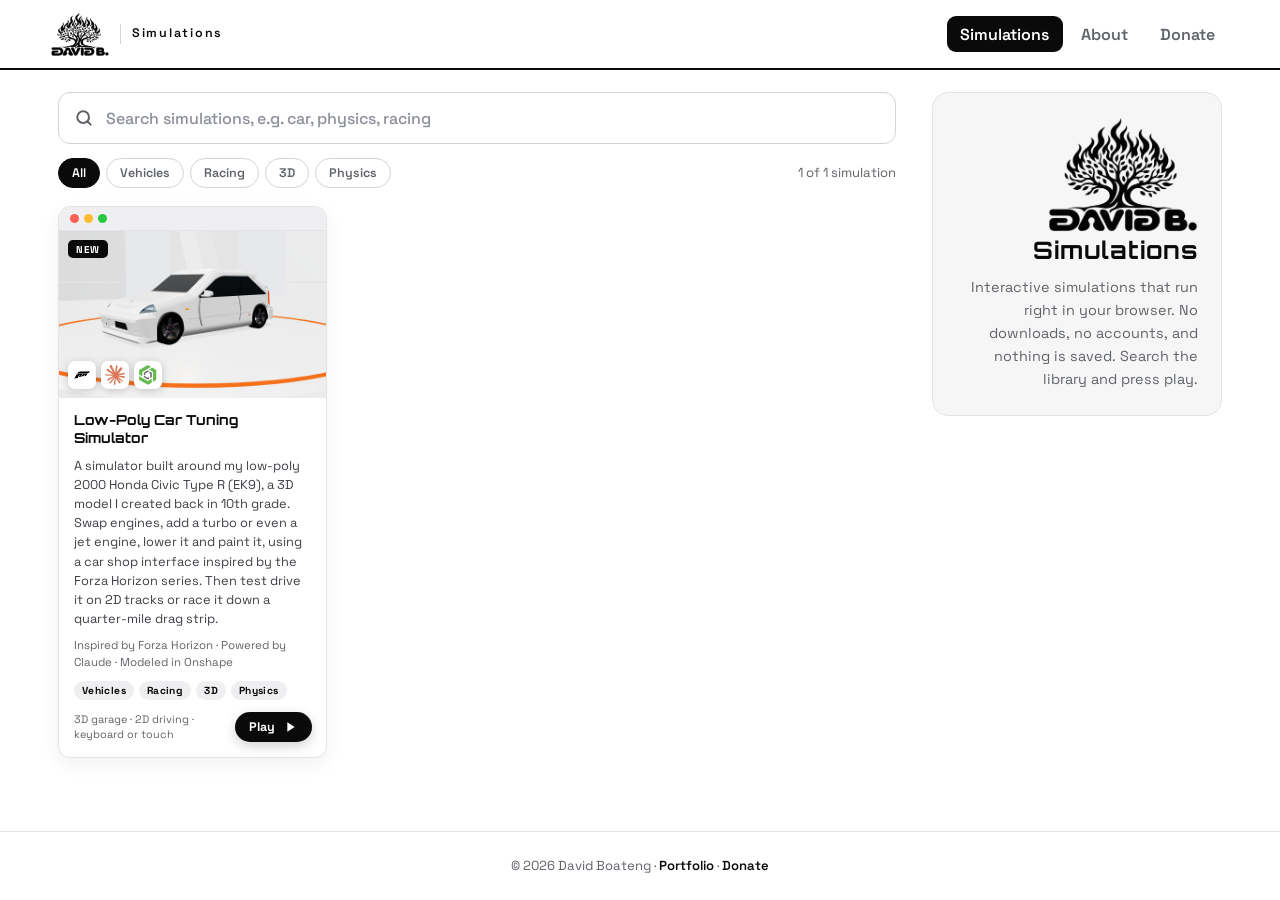
<file: index.html>
<!DOCTYPE html>
<html lang="en">
<head>
  <meta charset="utf-8" />
  <meta name="viewport" content="width=device-width,initial-scale=1" />
  <title>Burning Bush Simulations</title>
  <meta name="description" content="Interactive browser simulations by David Boateng. Search the library and play." />
  <link rel="icon" type="image/png" href="assets/favicon-davidb.png" />
  <link rel="preconnect" href="https://fonts.googleapis.com" />
  <link rel="preconnect" href="https://fonts.gstatic.com" crossorigin />
  <link href="https://fonts.googleapis.com/css2?family=Orbitron:wght@700;800&family=Space+Grotesk:wght@400;500;600;700&display=swap" rel="stylesheet" />
  <link rel="stylesheet" href="style.css" />
  <script src="loader.js"></script>
</head>
<body>
  <div class="loader" id="loader" aria-hidden="true"><img src="assets/davidblogo.png" alt="" width="640" height="491" /><span class="loader-bar"><i></i></span></div>
  <header class="nav">
    <a class="brand" href="index.html" aria-label="David Boateng's Simulations home"><img src="assets/davidblogo.png" alt="" width="640" height="491" /><span class="brand-tag">Simulations</span></a>
    <nav><a href="index.html" aria-current="page">Simulations</a><a href="about.html">About</a><a href="donate.html">Donate</a></nav>
  </header>

  <main class="home">
    <section class="library" aria-label="Simulation library">
      <label class="search">
        <svg viewBox="0 0 24 24" width="20" height="20" fill="none" stroke="currentColor" stroke-width="2.4" stroke-linecap="round"><circle cx="11" cy="11" r="7"/><path d="m20 20-3.5-3.5"/></svg>
        <input id="search" type="search" placeholder="Search simulations, e.g. car, physics, racing" autocomplete="off" aria-label="Search simulations" />
      </label>
      <div class="lib-bar">
        <div class="chips" id="chips" aria-label="Filter by tag"></div>
        <p class="count" id="count"></p>
      </div>
      <div class="grid" id="grid" aria-live="polite"></div>
    </section>

    <aside class="intro">
      <h1 class="intro-title"><img src="assets/davidblogo.png" alt="DAVID B." width="640" height="491" /><span>Simulations</span></h1>
      <p>Interactive simulations that run right in your browser. No downloads, no accounts, and nothing is saved. Search the library and press play.</p>
    </aside>
  </main>

  <footer class="footer">© 2026 David Boateng · <a href="https://djmboateng.github.io/portfolio/" target="_blank" rel="noopener">Portfolio</a> · <a href="donate.html">Donate</a></footer>
  <script src="site.js"></script>
</body>
</html>
</file>
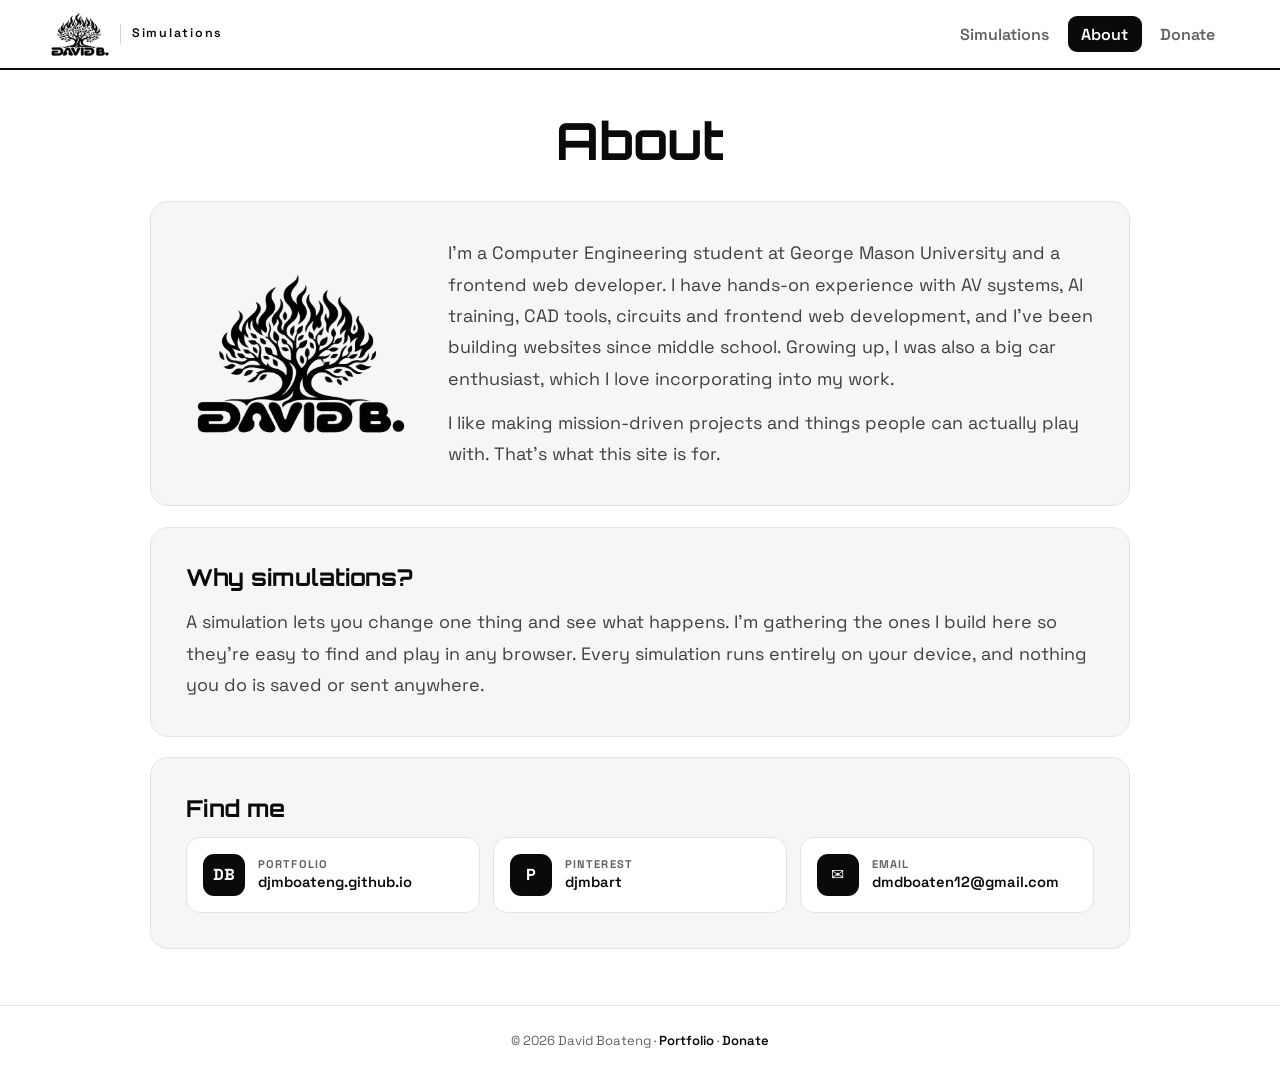
<file: about.html>
<!DOCTYPE html>
<html lang="en">
<head>
  <meta charset="utf-8" />
  <meta name="viewport" content="width=device-width,initial-scale=1" />
  <title>About</title>
  <meta name="description" content="About David Boateng, the computer engineering student behind David Boateng's Simulations." />
  <link rel="icon" type="image/png" href="assets/favicon-davidb.png" />
  <link rel="preconnect" href="https://fonts.googleapis.com" />
  <link rel="preconnect" href="https://fonts.gstatic.com" crossorigin />
  <link href="https://fonts.googleapis.com/css2?family=Orbitron:wght@700;800&family=Space+Grotesk:wght@400;500;600;700&display=swap" rel="stylesheet" />
  <link rel="stylesheet" href="style.css" />
  <script src="loader.js"></script>
</head>
<body>
  <div class="loader" id="loader" aria-hidden="true"><img src="assets/davidblogo.png" alt="" width="640" height="491" /><span class="loader-bar"><i></i></span></div>
  <header class="nav">
    <a class="brand" href="index.html" aria-label="David Boateng's Simulations home"><img src="assets/davidblogo.png" alt="" width="640" height="491" /><span class="brand-tag">Simulations</span></a>
    <nav><a href="index.html">Simulations</a><a href="about.html" aria-current="page">About</a><a href="donate.html">Donate</a></nav>
  </header>

  <main>
    <div class="page about">
      <div class="page-hero">
        <h1>About</h1>
      </div>

      <section class="card">
        <div class="about-grid">
          <img src="assets/davidblogo.png" alt="David B. logo" width="640" height="491" />
          <div>
            <p>I'm a Computer Engineering student at George Mason University and a frontend web developer. I have hands-on experience with AV systems, AI training, CAD tools, circuits and frontend web development, and I've been building websites since middle school. Growing up, I was also a big car enthusiast, which I love incorporating into my work.</p>
            <p>I like making mission-driven projects and things people can actually play with. That's what this site is for.</p>
          </div>
        </div>
      </section>

      <section class="card">
        <h2>Why simulations?</h2>
        <p>A simulation lets you change one thing and see what happens. I'm gathering the ones I build here so they're easy to find and play in any browser. Every simulation runs entirely on your device, and nothing you do is saved or sent anywhere.</p>
      </section>

      <section class="card">
        <h2>Find me</h2>
        <div class="links">
          <a class="link-card" href="https://djmboateng.github.io/portfolio/" target="_blank" rel="noopener"><i>DB</i><div><span>Portfolio</span><b>djmboateng.github.io</b></div></a>
          <a class="link-card" href="https://www.pinterest.com/djmbart/_saved/" target="_blank" rel="noopener"><i>P</i><div><span>Pinterest</span><b>djmbart</b></div></a>
          <a class="link-card" href="mailto:dmdboaten12@gmail.com"><i>✉</i><div><span>Email</span><b>dmdboaten12@gmail.com</b></div></a>
        </div>
      </section>
    </div>
  </main>

  <footer class="footer">© 2026 David Boateng · <a href="https://djmboateng.github.io/portfolio/" target="_blank" rel="noopener">Portfolio</a> · <a href="donate.html">Donate</a></footer>
</body>
</html>
</file>
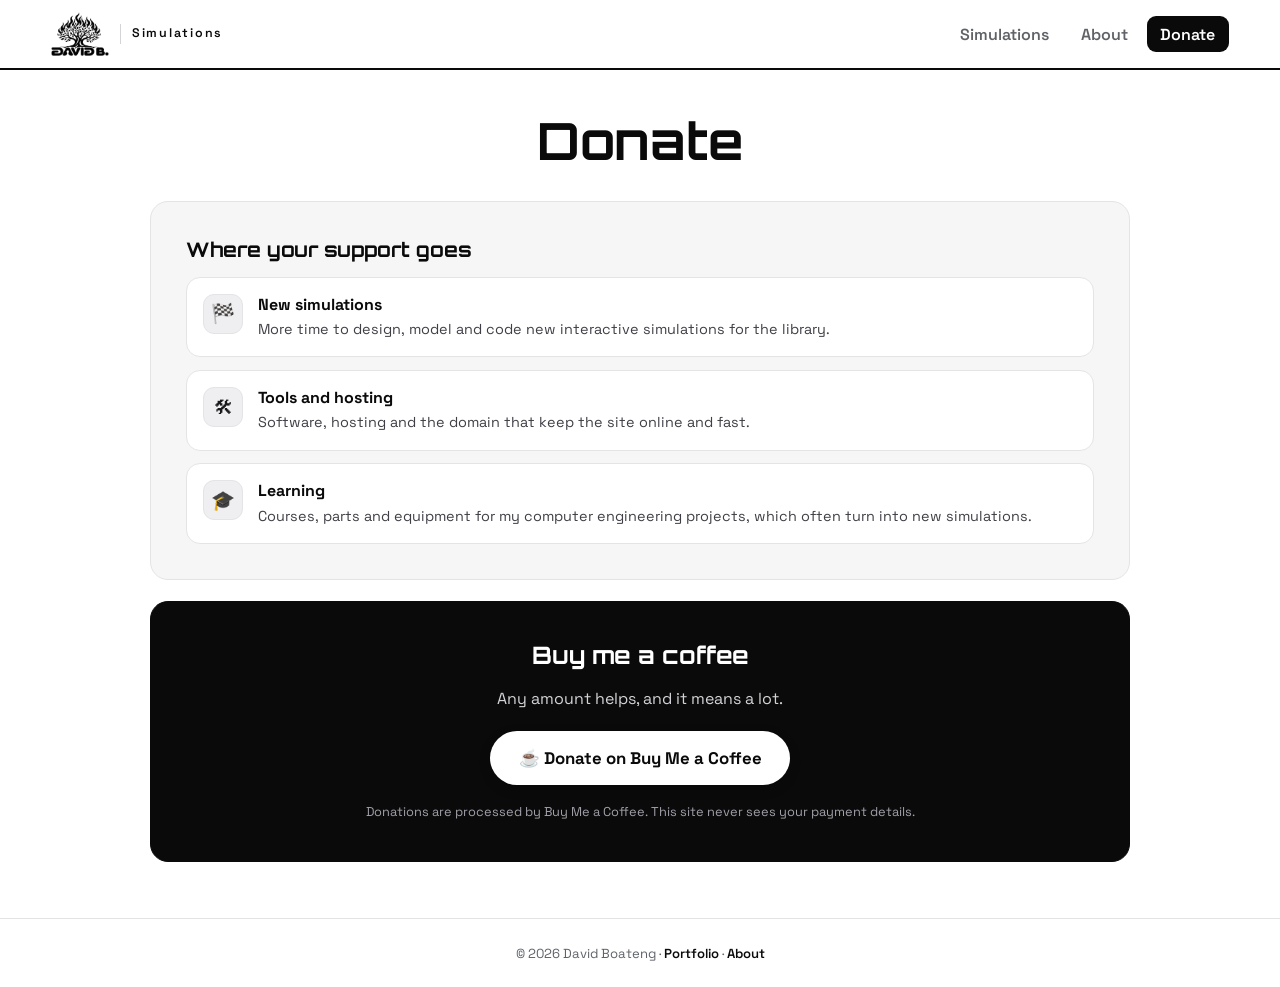
<file: donate.html>
<!DOCTYPE html>
<html lang="en">
<head>
  <meta charset="utf-8" />
  <meta name="viewport" content="width=device-width,initial-scale=1" />
  <title>Donate</title>
  <meta name="description" content="Help keep David Boateng's Simulations free and growing." />
  <link rel="icon" type="image/png" href="assets/favicon-davidb.png" />
  <link rel="preconnect" href="https://fonts.googleapis.com" />
  <link rel="preconnect" href="https://fonts.gstatic.com" crossorigin />
  <link href="https://fonts.googleapis.com/css2?family=Orbitron:wght@700;800&family=Space+Grotesk:wght@400;500;600;700&display=swap" rel="stylesheet" />
  <link rel="stylesheet" href="style.css" />
  <script src="loader.js"></script>
</head>
<body>
  <div class="loader" id="loader" aria-hidden="true"><img src="assets/davidblogo.png" alt="" width="640" height="491" /><span class="loader-bar"><i></i></span></div>
  <header class="nav">
    <a class="brand" href="index.html" aria-label="David Boateng's Simulations home"><img src="assets/davidblogo.png" alt="" width="640" height="491" /><span class="brand-tag">Simulations</span></a>
    <nav><a href="index.html">Simulations</a><a href="about.html">About</a><a href="donate.html" aria-current="page">Donate</a></nav>
  </header>

  <main>
    <div class="page">
      <div class="page-hero">
        <h1>Donate</h1>
      </div>

      <section class="card">
        <h2>Where your support goes</h2>
        <ul class="support-list">
          <li><i>🏁</i><div><b>New simulations</b><p>More time to design, model and code new interactive simulations for the library.</p></div></li>
          <li><i>🛠</i><div><b>Tools and hosting</b><p>Software, hosting and the domain that keep the site online and fast.</p></div></li>
          <li><i>🎓</i><div><b>Learning</b><p>Courses, parts and equipment for my computer engineering projects, which often turn into new simulations.</p></div></li>
        </ul>
      </section>

      <section class="card donate-cta">
        <h2>Buy me a coffee</h2>
        <p>Any amount helps, and it means a lot.</p>
        <a class="btn big" href="https://buymeacoffee.com/dboateng" target="_blank" rel="noopener">☕ Donate on Buy Me a Coffee</a>
        <p class="fine">Donations are processed by Buy Me a Coffee. This site never sees your payment details.</p>
      </section>
    </div>
  </main>

  <footer class="footer">© 2026 David Boateng · <a href="https://djmboateng.github.io/portfolio/" target="_blank" rel="noopener">Portfolio</a> · <a href="about.html">About</a></footer>
</body>
</html>
</file>
<file: style.css>
:root {
  --bg: #ffffff; --panel: #f6f6f7; --panel-2: #efeff1; --line: #e4e4e7; --line-2: #d4d4d8;
  --ink: #0a0a0a; --text: #18181b; --muted: #5f6368;
}
* { margin: 0; padding: 0; box-sizing: border-box; }
html { scroll-behavior: smooth; }
body { font-family: 'Space Grotesk', system-ui, sans-serif; color: var(--text); background: var(--bg); min-height: 100vh; display: flex; flex-direction: column; overflow-x: hidden; }
h1, h2, h3 { font-family: Orbitron, sans-serif; color: var(--ink); }
a { color: inherit; }
img { max-width: 100%; display: block; }

/* nav */
.nav { position: sticky; top: 0; z-index: 50; display: flex; align-items: center; justify-content: space-between; gap: 1rem; padding: 12px max(16px, 4%); background: rgba(255, 255, 255, .92); backdrop-filter: blur(10px); border-bottom: 2px solid var(--ink); }
.brand { display: flex; align-items: center; gap: .7rem; text-decoration: none; }
.brand img { height: 44px; width: auto; }
.brand-tag { font: 600 .78rem 'Space Grotesk', sans-serif; letter-spacing: .14em; color: var(--ink); padding-left: .7rem; border-left: 1px solid var(--line-2); line-height: 1.6; }
.nav nav { display: flex; gap: .3rem; }
.nav nav a { padding: .45rem .85rem; border-radius: 9px; text-decoration: none; font-weight: 600; color: var(--muted); transition: color .2s, background .2s; }
.nav nav a:hover { color: var(--ink); background: var(--panel); }
.nav nav a[aria-current="page"] { color: #fff; background: var(--ink); }

main { flex: 1; width: 100%; max-width: 1240px; margin: 0 auto; padding: 0 max(16px, 3%); }

/* ---------- homepage: library left, intro top-right ---------- */
.home { display: grid; grid-template-columns: minmax(0, 1fr) 290px; gap: 2.2rem; align-items: start; padding-top: 1.4rem; padding-bottom: 3rem; }
.search { position: relative; display: block; }
.search svg { position: absolute; left: 1rem; top: 50%; transform: translateY(-50%); color: var(--muted); pointer-events: none; }
.search input { width: 100%; padding: .9rem 1rem .9rem 2.9rem; border-radius: 12px; border: 1.5px solid var(--line-2); background: #fff; color: var(--ink); font: 500 1rem 'Space Grotesk', sans-serif; outline: none; transition: border-color .2s, box-shadow .2s; }
.search input::placeholder { color: #8a8f98; }
.search input:focus { border-color: var(--ink); box-shadow: 0 0 0 4px rgba(10, 10, 10, .08); }
.lib-bar { display: flex; align-items: center; justify-content: space-between; gap: 1rem; flex-wrap: wrap; margin: .85rem 0 1.1rem; }
.chips { display: flex; flex-wrap: wrap; gap: .4rem; }
.chip { padding: .38rem .8rem; border-radius: 999px; border: 1px solid var(--line-2); background: #fff; color: var(--muted); font: 600 .78rem 'Space Grotesk', sans-serif; cursor: pointer; transition: .2s; }
.chip:hover { color: var(--ink); border-color: var(--ink); }
.chip.on { color: #fff; background: var(--ink); border-color: var(--ink); }
.count { color: var(--muted); font-size: .82rem; }

.intro { position: sticky; top: 86px; padding: 1.5rem 1.4rem; border-radius: 16px; border: 1px solid var(--line); background: var(--panel); text-align: right; display: flex; flex-direction: column; align-items: flex-end; gap: .7rem; }
.intro-title { display: flex; flex-direction: column; align-items: flex-end; gap: .15rem; }
.intro-title img { width: 150px; height: auto; }
.intro-title span { font-size: 1.5rem; letter-spacing: .04em; }
.intro p { color: var(--muted); font-size: .9rem; line-height: 1.6; }

/* game-window cards */
.grid { display: grid; grid-template-columns: repeat(auto-fill, minmax(250px, 1fr)); gap: 1rem; }
.window { display: flex; flex-direction: column; border-radius: 12px; overflow: hidden; background: #fff; border: 1px solid var(--line); box-shadow: 0 6px 20px rgba(0, 0, 0, .06); transition: transform .25s, border-color .25s, box-shadow .25s; }
.window:hover { transform: translateY(-4px); border-color: var(--ink); box-shadow: 0 14px 30px rgba(0, 0, 0, .12); }
.titlebar { display: flex; align-items: center; padding: .45rem .65rem; background: var(--panel-2); border-bottom: 1px solid var(--line); }
.titlebar .dots { display: flex; gap: 5px; }
.titlebar .dots i { width: 9px; height: 9px; border-radius: 50%; background: #ff5f57; }
.titlebar .dots i:nth-child(2) { background: #febc2e; }
.titlebar .dots i:nth-child(3) { background: #28c840; }
.screen { position: relative; display: block; aspect-ratio: 16 / 10; background: #e7e8eb; overflow: hidden; }
.screen img.shot { width: 100%; height: 100%; object-fit: cover; transition: transform .5s; }
.window:hover .screen img.shot { transform: scale(1.04); }
.play { position: absolute; inset: 0; display: grid; place-items: center; background: rgba(0, 0, 0, .28); opacity: 0; transition: opacity .25s; }
.play span { display: grid; place-items: center; width: 50px; height: 50px; border-radius: 50%; background: var(--ink); color: #fff; box-shadow: 0 6px 18px rgba(0, 0, 0, .35); }
.window:hover .play, .screen:focus-visible .play { opacity: 1; }
.badge-new { position: absolute; top: .55rem; left: .55rem; padding: .18rem .5rem; border-radius: 5px; background: var(--ink); color: #fff; font-size: .62rem; font-weight: 800; letter-spacing: .1em; }
.credits { position: absolute; left: .55rem; bottom: .55rem; display: flex; gap: 5px; }
.credits img { width: 28px; height: 28px; padding: 4px; border-radius: 7px; background: #fff; object-fit: contain; box-shadow: 0 2px 8px rgba(0, 0, 0, .18); }
.win-body { display: flex; flex-direction: column; gap: .55rem; padding: .85rem .9rem .95rem; flex: 1; }
.win-body h3 { font-size: .86rem; line-height: 1.3; }
.win-body p { color: #3f3f46; line-height: 1.5; font-size: .8rem; }
.made-with { font-size: .72rem !important; color: var(--muted) !important; }
.tags { display: flex; flex-wrap: wrap; gap: .3rem; }
.tags span { padding: .2rem .5rem; border-radius: 999px; background: var(--panel-2); color: var(--ink); font-size: .64rem; font-weight: 700; letter-spacing: .04em; }
.win-foot { display: flex; align-items: center; justify-content: space-between; gap: .6rem; margin-top: auto; padding-top: .2rem; }
.win-foot small { color: var(--muted); font-size: .68rem; line-height: 1.35; }
.empty { grid-column: 1 / -1; padding: 2.5rem 1rem; text-align: center; border: 1px dashed var(--line-2); border-radius: 12px; color: var(--muted); }
.empty b { display: block; color: var(--ink); font-family: Orbitron, sans-serif; margin-bottom: .4rem; }

/* buttons */
.btn { display: inline-flex; align-items: center; gap: .45rem; padding: .7rem 1.25rem; border-radius: 999px; border: 0; background: var(--ink); color: #fff; font: 700 .88rem 'Space Grotesk', sans-serif; text-decoration: none; cursor: pointer; box-shadow: 0 4px 12px rgba(0, 0, 0, .18); transition: transform .2s, box-shadow .2s; white-space: nowrap; }
.btn:hover { transform: translateY(-2px); box-shadow: 0 8px 20px rgba(0, 0, 0, .25); }
.btn.small { padding: .45rem .85rem; font-size: .78rem; }
.btn.big { padding: 1rem 1.8rem; font-size: 1.05rem; }

/* ---------- content pages ---------- */
.page { max-width: 980px; margin: 0 auto; padding: 2.4rem 0 3.5rem; }
.page-hero { text-align: center; margin-bottom: 1.8rem; }
.page-hero h1 { font-size: clamp(2rem, 6vw, 3.2rem); }
.card { padding: 2.2rem; border-radius: 18px; background: var(--panel); border: 1px solid var(--line); }
.card + .card { margin-top: 1.3rem; }
.card h2 { font-size: 1.25rem; margin-bottom: .9rem; }
.card p { color: #3f3f46; line-height: 1.7; }
.card p + p { margin-top: .8rem; }
.about .card p { font-size: 1.12rem; line-height: 1.75; }
.about .card h2 { font-size: 1.45rem; }
.about-grid { display: grid; grid-template-columns: 230px 1fr; gap: 2rem; align-items: center; }
.about-grid img { width: 100%; max-width: 210px; height: auto; margin: 0 auto; }
.links { display: grid; grid-template-columns: repeat(auto-fit, minmax(220px, 1fr)); gap: .8rem; margin-top: .4rem; }
.link-card { display: flex; align-items: center; gap: .8rem; padding: 1rem; border-radius: 14px; border: 1px solid var(--line); background: #fff; text-decoration: none; transition: border-color .2s, transform .2s; }
.link-card:hover { border-color: var(--ink); transform: translateY(-3px); }
.link-card i { display: grid; place-items: center; width: 42px; height: 42px; flex: none; border-radius: 11px; background: var(--ink); color: #fff; font-style: normal; font-weight: 800; }
.link-card span { display: block; font-size: .7rem; font-weight: 700; letter-spacing: .1em; text-transform: uppercase; color: var(--muted); }
.link-card b { font-weight: 600; font-size: .92rem; overflow-wrap: anywhere; color: var(--ink); }
.support-list { list-style: none; display: grid; gap: .8rem; margin-top: .4rem; }
.support-list li { display: flex; gap: .9rem; align-items: flex-start; padding: 1rem; border-radius: 14px; background: #fff; border: 1px solid var(--line); }
.support-list li i { display: grid; place-items: center; width: 40px; height: 40px; flex: none; border-radius: 11px; background: var(--panel-2); border: 1px solid var(--line); font-style: normal; font-size: 1.2rem; }
.support-list b { display: block; margin-bottom: .2rem; color: var(--ink); }
.support-list p { font-size: .9rem; line-height: 1.55; }
.donate-cta { text-align: center; padding: 2.4rem 2rem; background: var(--ink); border-color: var(--ink); }
.donate-cta h2 { font-size: 1.5rem; color: #fff; }
.donate-cta p { color: #d4d4d8; }
.donate-cta .btn { margin-top: 1.2rem; background: #fff; color: var(--ink); }
.fine { margin-top: 1rem; font-size: .8rem !important; color: #a1a1aa !important; }

.footer { text-align: center; padding: 1.6rem 16px; color: var(--muted); font-size: .82rem; border-top: 1px solid var(--line); }
.footer a { color: var(--ink); text-decoration: none; font-weight: 600; }
.footer a:hover { text-decoration: underline; }

@media (max-width: 860px) {
  .home { grid-template-columns: 1fr; gap: 1.6rem; }
  .intro { position: static; order: 2; text-align: left; align-items: flex-start; }
}
@media (max-width: 680px) {
  .nav { flex-direction: column; gap: .5rem; padding: 10px 16px 12px; }
  .card { padding: 1.5rem 1.2rem; }
  .about-grid { grid-template-columns: 1fr; }
  .about-grid img { max-width: 220px; margin: 0 auto; }
  .about .card p { font-size: 1.02rem; }
  .play { opacity: 1; background: transparent; }
  .grid { grid-template-columns: 1fr; }
}
@media (prefers-reduced-motion: reduce) { * { transition: none !important; } }

/* intro loading screen */
.loader { position: fixed; inset: 0; z-index: 1000; display: flex; flex-direction: column; align-items: center; justify-content: center; gap: 1.1rem; background: #fff; transition: opacity .4s ease, visibility .4s; }
.loader img { width: min(170px, 45vw); height: auto; animation: loaderIn .5s ease both; }
.loader-bar { width: 140px; height: 3px; border-radius: 99px; background: var(--line); overflow: hidden; }
.loader-bar i { display: block; height: 100%; width: 100%; background: var(--ink); transform-origin: left; animation: loaderBar .9s ease-in-out both; }
.loader.done { opacity: 0; visibility: hidden; pointer-events: none; }
html.seen .loader { display: none; }
@keyframes loaderIn { from { opacity: 0; transform: translateY(8px); } }
@keyframes loaderBar { from { transform: scaleX(0); } to { transform: scaleX(1); } }
@media (max-width: 860px) { .intro-title { align-items: flex-start; } }
</file>
